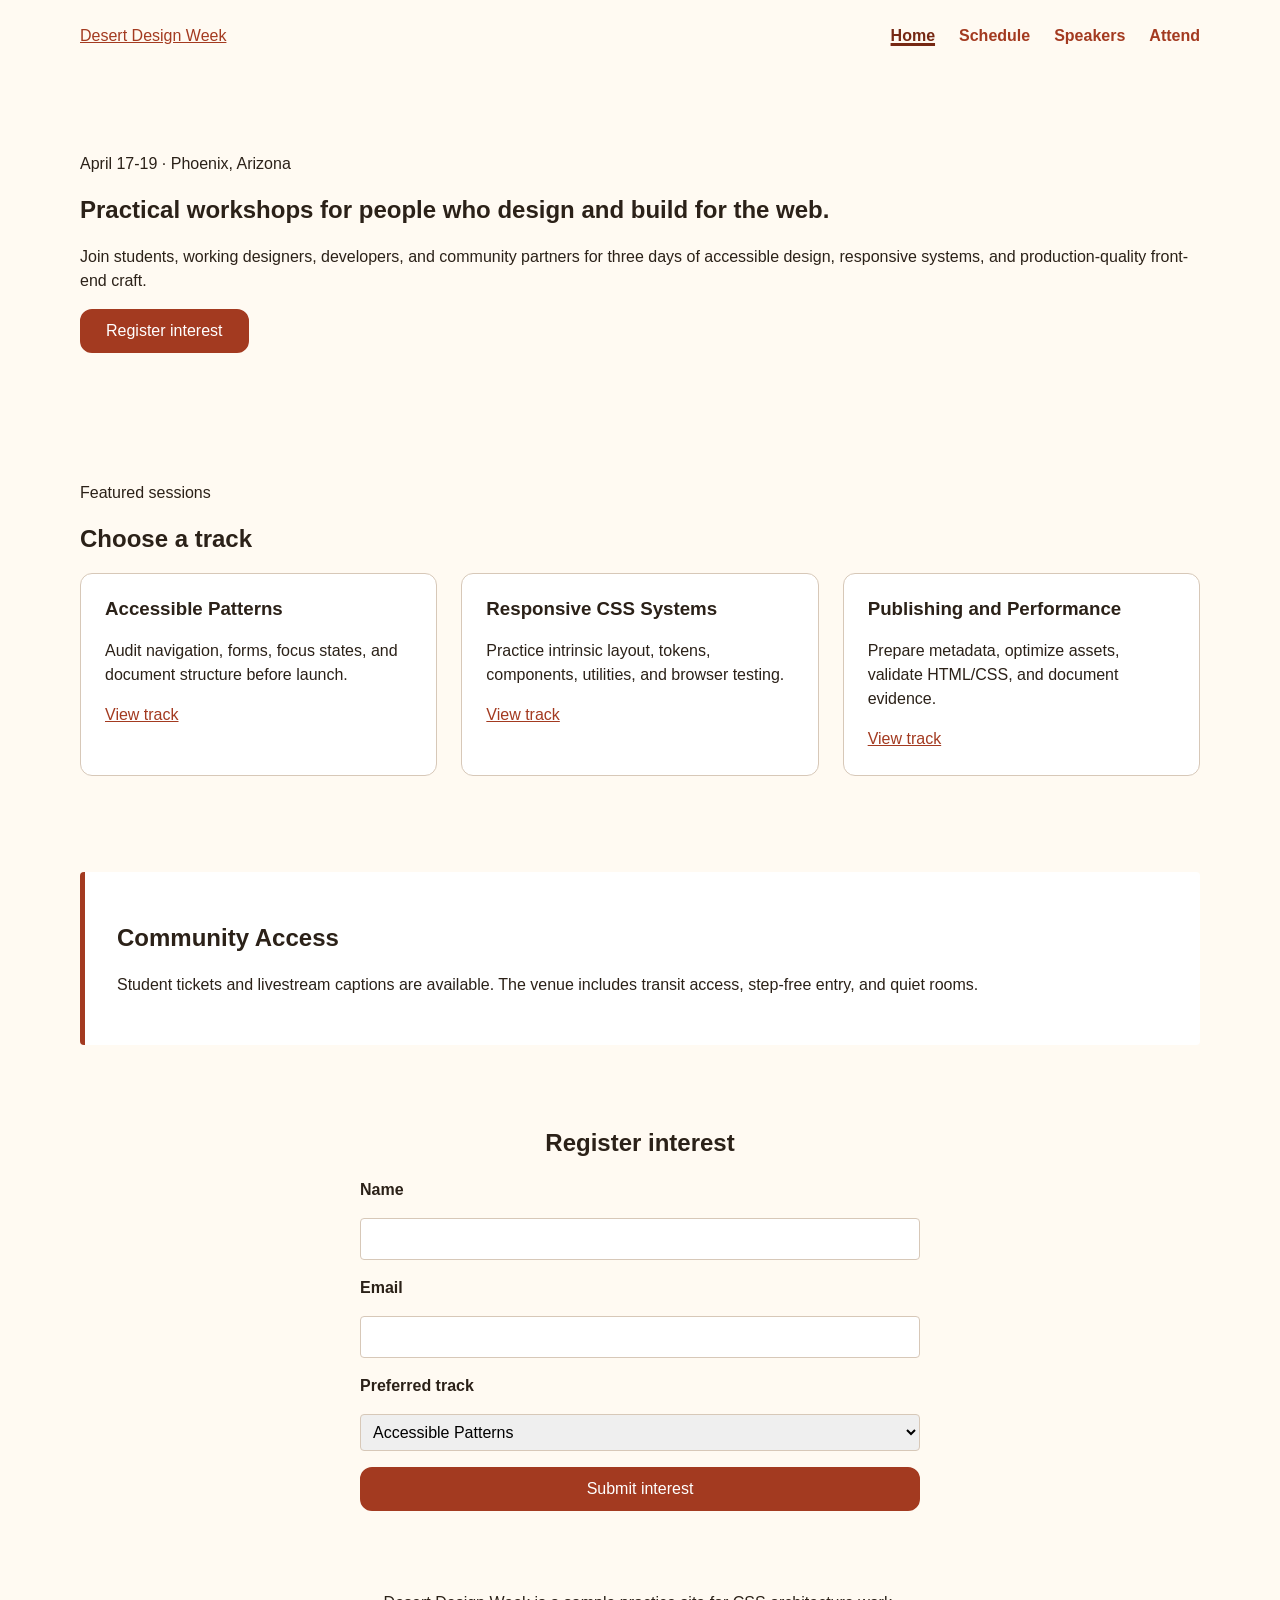
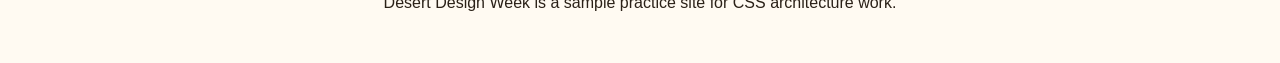
<file: index.html>
<!doctype html>
<html lang="en">
<head>
  <meta charset="utf-8">
  <meta name="viewport" content="width=device-width, initial-scale=1">
  <title>Desert Design Week</title>
  <link rel="stylesheet" href="styles.css">
</head>
<body>
  <header class="site-header">
    <a class="site-logo" href="#">Desert Design Week</a>
    <nav aria-label="Main navigation">
      <ul class="nav-list">
        <li><a aria-current="page" href="#">Home</a></li>
        <li><a href="#">Schedule</a></li>
        <li><a href="#">Speakers</a></li>
        <li><a href="#">Attend</a></li>
      </ul>
    </nav>
  </header>

  <main>
    <section class="hero">
      <div class="hero-content">
        <p class="eyebrow">April 17-19 · Phoenix, Arizona</p>
        <h1>Practical workshops for people who design and build for the web.</h1>
        <p>Join students, working designers, developers, and community partners for three days of accessible design, responsive systems, and production-quality front-end craft.</p>
        <p><a class="button" href="#register">Register interest</a></p>
      </div>
    </section>

    <section class="section">
      <div class="section-heading">
        <p class="eyebrow">Featured sessions</p>
        <h2>Choose a track</h2>
      </div>
      <div class="card-grid">
        <article class="card">
          <h3>Accessible Patterns</h3>
          <p>Audit navigation, forms, focus states, and document structure before launch.</p>
          <a href="#">View track</a>
        </article>
        <article class="card">
          <h3>Responsive CSS Systems</h3>
          <p>Practice intrinsic layout, tokens, components, utilities, and browser testing.</p>
          <a href="#">View track</a>
        </article>
        <article class="card">
          <h3>Publishing and Performance</h3>
          <p>Prepare metadata, optimize assets, validate HTML/CSS, and document evidence.</p>
          <a href="#">View track</a>
        </article>
      </div>
    </section>

   <section class="section">
        <section class="margin-top-lg">
      <div class="callout">
        <h2>Community Access</h2>
        <p>Student tickets and livestream captions are available. The venue includes transit access, step-free entry, and quiet rooms.</p>
      </div>
    </section>
  </section>

    <section class="section" id="register">
      <h2 class="text-center">Register interest</h2>
      <form class="interest-form">
        <label for="name">Name</label>
        <input id="name" name="name" type="text" autocomplete="name">

        <label for="email">Email</label>
        <input id="email" name="email" type="email" autocomplete="email">

        <label for="track">Preferred track</label>
        <select id="track" name="track">
          <option>Accessible Patterns</option>
          <option>Responsive CSS Systems</option>
          <option>Publishing and Performance</option>
        </select>

        <button class="button" type="submit">Submit interest</button>
      </form>
    </section>
  </main>

  <footer class="site-footer">
    <p>Desert Design Week is a sample practice site for CSS architecture work.</p>
  </footer>
</body>
</html>
</file>
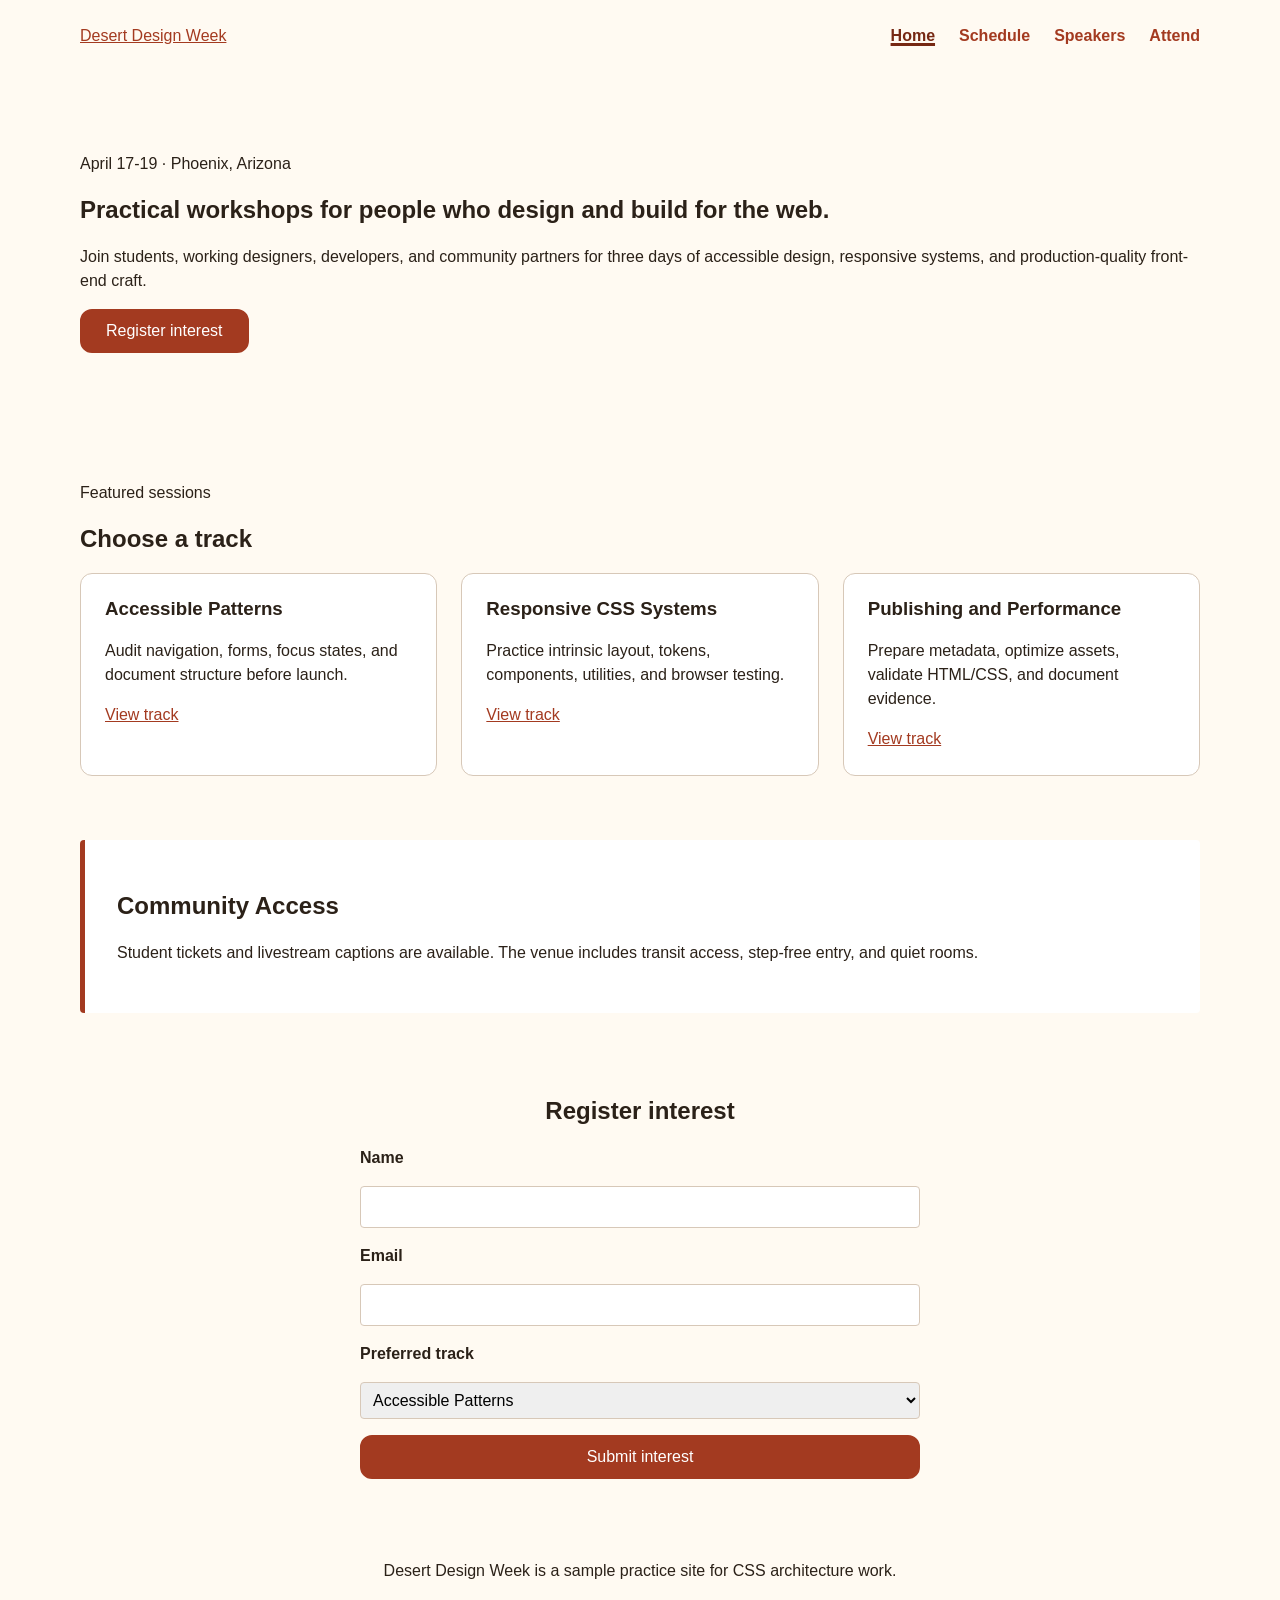
<file: css-architecture-starter/css-architecture-starter/index.html>
<!doctype html>
<html lang="en">
<head>
  <meta charset="utf-8">
  <meta name="viewport" content="width=device-width, initial-scale=1">
  <title>Desert Design Week</title>
  <link rel="stylesheet" href="styles.css">
</head>
<body>
  <header class="site-header">
    <a class="site-logo" href="#">Desert Design Week</a>
    <nav aria-label="Main navigation">
      <ul class="nav-list">
        <li><a aria-current="page" href="#">Home</a></li>
        <li><a href="#">Schedule</a></li>
        <li><a href="#">Speakers</a></li>
        <li><a href="#">Attend</a></li>
      </ul>
    </nav>
  </header>

  <main>
    <section class="hero">
      <div class="hero-content">
        <p class="eyebrow">April 17-19 · Phoenix, Arizona</p>
        <h1>Practical workshops for people who design and build for the web.</h1>
        <p>Join students, working designers, developers, and community partners for three days of accessible design, responsive systems, and production-quality front-end craft.</p>
        <p><a class="button" href="#register">Register interest</a></p>
      </div>
    </section>

    <section class="section">
      <div class="section-heading">
        <p class="eyebrow">Featured sessions</p>
        <h2>Choose a track</h2>
      </div>
      <div class="card-grid">
        <article class="card">
          <h3>Accessible Patterns</h3>
          <p>Audit navigation, forms, focus states, and document structure before launch.</p>
          <a href="#">View track</a>
        </article>
        <article class="card">
          <h3>Responsive CSS Systems</h3>
          <p>Practice intrinsic layout, tokens, components, utilities, and browser testing.</p>
          <a href="#">View track</a>
        </article>
        <article class="card">
          <h3>Publishing and Performance</h3>
          <p>Prepare metadata, optimize assets, validate HTML/CSS, and document evidence.</p>
          <a href="#">View track</a>
        </article>
      </div>
    </section>

    <section class="section">
      <div class="callout">
        <h2>Community Access</h2>
        <p>Student tickets and livestream captions are available. The venue includes transit access, step-free entry, and quiet rooms.</p>
      </div>
    </section>

    <section class="section" id="register">
      <h2 class="text-center">Register interest</h2>
      <form class="interest-form">
        <label for="name">Name</label>
        <input id="name" name="name" type="text" autocomplete="name">

        <label for="email">Email</label>
        <input id="email" name="email" type="email" autocomplete="email">

        <label for="track">Preferred track</label>
        <select id="track" name="track">
          <option>Accessible Patterns</option>
          <option>Responsive CSS Systems</option>
          <option>Publishing and Performance</option>
        </select>

        <button class="button" type="submit">Submit interest</button>
      </form>
    </section>
  </main>

  <footer class="site-footer">
    <p>Desert Design Week is a sample practice site for CSS architecture work.</p>
  </footer>
</body>
</html>
</file>
<file: styles.css>
/*  1. LAYER ORDER */

@layer reset, base, layout, components, utilities, overrides;


/* RESET */

@layer reset {
  *,
  *::before,
  *::after {
    box-sizing: border-box;
  }

  body {
    margin: 0;
  }
}


/*  2. Custom properties / Design Tokens*/

@layer base {
  :root {
    /* Colors */
    --color-background: #fffaf2;
    --color-surface: #ffffff;
    --color-text: #2b2118;
    --color-primary: #a33a20;
    --color-primary-dark: #762813;
    --color-border: #d7c8b8;

    /* Typography */
    --font-body: Arial, Helvetica, sans-serif;
    --font-size-base: 1rem;
    --font-size-large: 1.25rem;
    --font-size-heading: 2rem;

    /* Spacing */
    --space-xs: 0.5rem;
    --space-sm: 1rem;
    --space-md: 1.5rem;
    --space-lg: 2rem;
    --space-xl: 4rem;

    /* Shape */
    --radius-small: 0.25rem;
    --radius-medium: 0.75rem;
    --radius-large: 1rem;

    /* Focus */
    --focus-color: #005fcc;
    --focus-width: 3px;
    --focus-offset: 3px;
  }

  body {
    font-family: var(--font-body);
    font-size: var(--font-size-base);
    line-height: 1.5;
    color: var(--color-text);
    background: var(--color-background);
  }

  h1,
  h2,
  h3 {
    line-height: 1.2;
  }

  a {
    color: var(--color-primary);
  }

  img,
  svg {
    max-width: 100%;
  }

  footer {
    text-align: center;
  }
}


/* 3. Layout */

@layer layout {
  .site-header,
  .section,
  .hero-content,
  .site-footer {
    width: min(90%, 70rem);
    margin-inline: auto;
  }

  .site-header {
    display: flex;
    justify-content: space-between;
    align-items: center;
    gap: var(--space-md);
    padding-block: var(--space-md);
  }

  .hero {
    padding-block: var(--space-xl);
  }

  .section {
    padding-block: var(--space-lg);
  }

  .card-grid {
    display: grid;
    grid-template-columns: repeat(
      auto-fit,
      minmax(15rem, 1fr)
    );
    gap: var(--space-md);
  }

  .interest-form {
    display: grid;
    gap: var(--space-sm);
    max-width: 35rem;
    margin-inline: auto;
  }

  .site-footer {
    padding-block: var(--space-lg);
  }
}


/*  3. Repeated Components */

@layer components {

  /* Navigation component */
  .nav-list {
    display: flex;
    flex-wrap: wrap;
    gap: var(--space-md);
    padding: 0;
    margin: 0;
    list-style: none;
  }

  .nav-list a {
    text-decoration: none;
    font-weight: bold;
  }


  /* Button component */
  .button {
    display: inline-block;
    padding: var(--space-xs) var(--space-md);
    border: 2px solid var(--color-primary);
    border-radius: var(--radius-medium);
    background: var(--color-primary);
    color: white;
    font: inherit;
    text-decoration: none;
    cursor: pointer;
  }

  .button:hover {
    background: var(--color-primary-dark);
    border-color: var(--color-primary-dark);
  }


  /* Card component */
  .card {
    padding: var(--space-md);
    border: 1px solid var(--color-border);
    border-radius: var(--radius-medium);
    background: var(--color-surface);
  }

  .card h3 {
    margin-top: 0;
  }


  /* Callout component */
  .callout {
    padding: var(--space-lg);
    border-left: 5px solid var(--color-primary);
    border-radius: var(--radius-small);
    background: var(--color-surface);
  }


  /* Form component */
  .interest-form input,
  .interest-form select {
    width: 100%;
    padding: var(--space-xs);
    border: 1px solid var(--color-border);
    border-radius: var(--radius-small);
    font: inherit;
  }

  .interest-form label {
    font-weight: bold;
  }
}


/* 4. Utilities */

@layer utilities {

  /* Hides content visually while keeping it available
     to screen readers. */
  .visually-hidden {
    position: absolute;
    inline-size: 1px;
    block-size: 1px;
    overflow: hidden;
    clip: rect(0 0 0 0);
    white-space: nowrap;
    clip-path: inset(50%);
  }

  /* Centers text */
  .text-center {
    text-align: center;
  }

  /* Adds extra space above an element */
  .margin-top-lg {
    margin-top: var(--space-lg);
  }

  /* Prevents content from becoming too wide */
  .max-width-text {
    max-width: 65ch;
  }
}

/* 5. States / Overrides */

@layer overrides {

  /* Visible keyboard focus */
  :focus-visible {
    outline: var(--focus-width) solid var(--focus-color);
    outline-offset: var(--focus-offset);
  }

  /* Current page navigation */
  .nav-list a[aria-current="page"] {
    color: var(--color-primary-dark);
    text-decoration: underline;
    text-decoration-thickness: 3px;
  }

  /* Form state */
  .interest-form input:invalid {
    border-color: #b00020;
  }
}


/* 6. Print Styles */

@media print {
  body {
    background: white;
    color: black;
    font-size: 12pt;
  }

  .site-header nav,
  .button,
  .interest-form {
    display: none;
  }

  .hero,
  .section,
  .site-footer {
    padding-block: 1rem;
  }

  .card-grid {
    display: block;
  }

  .card {
    margin-bottom: 1rem;
    border: 1px solid black;
    break-inside: avoid;
  }


  a {
    color: black;
    text-decoration: underline;
  }
}
</file>
<file: css-architecture-starter/css-architecture-starter/styles.css>
/*  1. LAYER ORDER */

@layer reset, base, layout, components, utilities, overrides;


/* RESET */

@layer reset {
  *,
  *::before,
  *::after {
    box-sizing: border-box;
  }

  body {
    margin: 0;
  }
}


/*  2. Custom properties / Design Tokens*/

@layer base {
  :root {
    /* Colors */
    --color-background: #fffaf2;
    --color-surface: #ffffff;
    --color-text: #2b2118;
    --color-primary: #a33a20;
    --color-primary-dark: #762813;
    --color-border: #d7c8b8;

    /* Type */
    --font-body: Arial, Helvetica, sans-serif;
    --font-size-base: 1rem;
    --font-size-large: 1.25rem;
    --font-size-heading: 2rem;

    /* Spacing */
    --space-xs: 0.5rem;
    --space-sm: 1rem;
    --space-md: 1.5rem;
    --space-lg: 2rem;
    --space-xl: 4rem;

    /* Shape */
    --radius-small: 0.25rem;
    --radius-medium: 0.75rem;
    --radius-large: 1rem;

    /* Focus */
    --focus-color: #005fcc;
    --focus-width: 3px;
    --focus-offset: 3px;
  }

  body {
    font-family: var(--font-body);
    font-size: var(--font-size-base);
    line-height: 1.5;
    color: var(--color-text);
    background: var(--color-background);
  }

  h1,
  h2,
  h3 {
    line-height: 1.2;
  }

  a {
    color: var(--color-primary);
  }

  img,
  svg {
    max-width: 100%;
  }

  footer {
    text-align: center;
  }
}


/* 3. Layout */

@layer layout {
  .site-header,
  .section,
  .hero-content,
  .site-footer {
    width: min(90%, 70rem);
    margin-inline: auto;
  }

  .site-header {
    display: flex;
    justify-content: space-between;
    align-items: center;
    gap: var(--space-md);
    padding-block: var(--space-md);
  }

  .hero {
    padding-block: var(--space-xl);
  }

  .section {
    padding-block: var(--space-lg);
  }

  .card-grid {
    display: grid;
    grid-template-columns: repeat(
      auto-fit,
      minmax(15rem, 1fr)
    );
    gap: var(--space-md);
  }

  .interest-form {
    display: grid;
    gap: var(--space-sm);
    max-width: 35rem;
    margin-inline: auto;
  }

  .site-footer {
    padding-block: var(--space-lg);
  }
}


/*  3. Repeated Components */

@layer components {

  /* Navigation component */
  .nav-list {
    display: flex;
    flex-wrap: wrap;
    gap: var(--space-md);
    padding: 0;
    margin: 0;
    list-style: none;
  }

  .nav-list a {
    text-decoration: none;
    font-weight: bold;
  }


  /* Button component */
  .button {
    display: inline-block;
    padding: var(--space-xs) var(--space-md);
    border: 2px solid var(--color-primary);
    border-radius: var(--radius-medium);
    background: var(--color-primary);
    color: white;
    font: inherit;
    text-decoration: none;
    cursor: pointer;
  }

  .button:hover {
    background: var(--color-primary-dark);
    border-color: var(--color-primary-dark);
  }


  /* Card component */
  .card {
    padding: var(--space-md);
    border: 1px solid var(--color-border);
    border-radius: var(--radius-medium);
    background: var(--color-surface);
  }

  .card h3 {
    margin-top: 0;
  }


  /* Callout component */
  .callout {
    padding: var(--space-lg);
    border-left: 5px solid var(--color-primary);
    border-radius: var(--radius-small);
    background: var(--color-surface);
  }


  /* Form component */
  .interest-form input,
  .interest-form select {
    width: 100%;
    padding: var(--space-xs);
    border: 1px solid var(--color-border);
    border-radius: var(--radius-small);
    font: inherit;
  }

  .interest-form label {
    font-weight: bold;
  }
}


/* 4. Utilities */

@layer utilities {

  /* Hides content visually while keeping it available
     to screen readers. */
  .visually-hidden {
    position: absolute;
    inline-size: 1px;
    block-size: 1px;
    overflow: hidden;
    clip: rect(0 0 0 0);
    white-space: nowrap;
    clip-path: inset(50%);
  }

  /* Centers text */
  .text-center {
    text-align: center;
  }

  /* Adds extra space above an element */
  .margin-top-lg {
    margin-top: var(--space-lg);
  }

  /* Prevents content from becoming too wide */
  .max-width-text {
    max-width: 65ch;
  }
}

/* 5. States */

@layer overrides {

  /* Visible keyboard focus */
  :focus-visible {
    outline: var(--focus-width) solid var(--focus-color);
    outline-offset: var(--focus-offset);
  }

  /* Current page navigation */
  .nav-list a[aria-current="page"] {
    color: var(--color-primary-dark);
    text-decoration: underline;
    text-decoration-thickness: 3px;
  }

  /* Form state */
  .interest-form input:invalid {
    border-color: #b00020;
  }
}


/* 6. Print Styles */

@media print {
  body {
    background: white;
    color: black;
    font-size: 12pt;
  }

  .site-header nav,
  .button,
  .interest-form {
    display: none;
  }

  .hero,
  .section,
  .site-footer {
    padding-block: 1rem;
  }

  .card-grid {
    display: block;
  }

  .card {
    margin-bottom: 1rem;
    border: 1px solid black;
    break-inside: avoid;
  }

  a {
    color: black;
    text-decoration: underline;
  }
}
</file>
